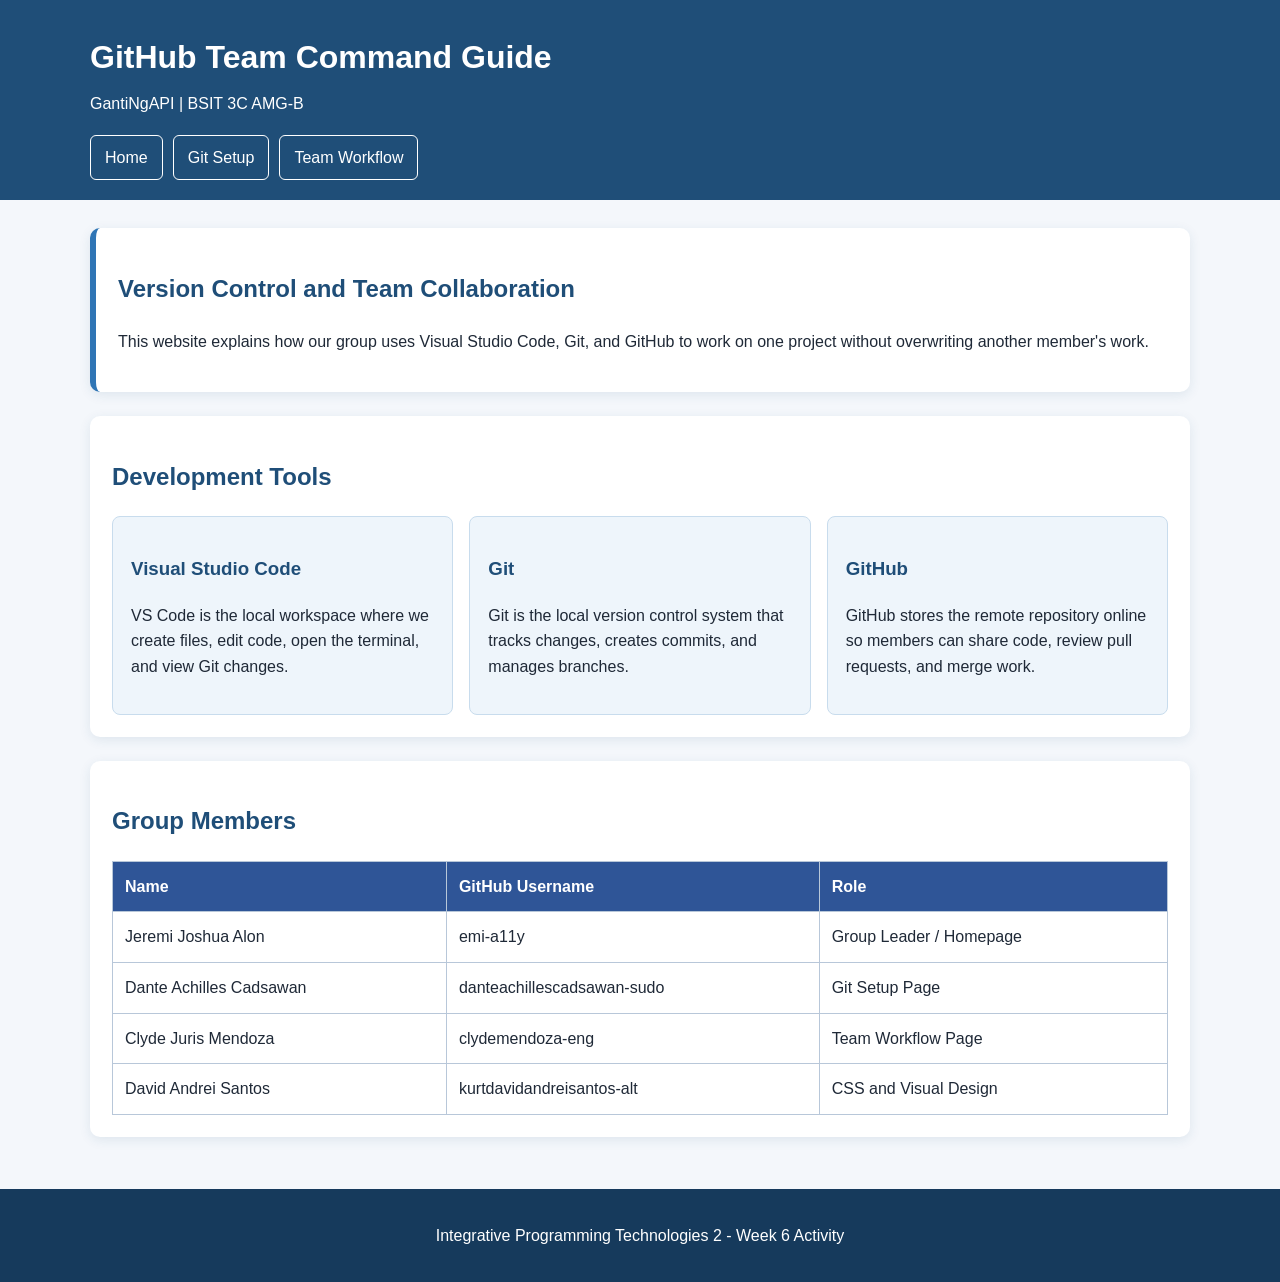
<file: index.html>
<!DOCTYPE html>
<html lang="en">
<head>
<meta charset="UTF-8">
<meta name="viewport" content="width=device-width, initial-scale=1.0">
<title>GitHub Team Command Guide</title>
<link rel="stylesheet" href="css/style.css">
</head>
<body>
<header>
<div class="container">
<h1>GitHub Team Command Guide</h1>
<p>GantiNgAPI | BSIT 3C AMG-B</p>
<nav>
<a href="index.html">Home</a>
<a href="setup.html">Git Setup</a>
<a href="workflow.html">Team Workflow</a>
</nav>
</div>
</header>
<main class="container">
<section class="hero">
<h2>Version Control and Team Collaboration</h2>
<p>This website explains how our group uses Visual Studio Code, Git, and GitHub to work on one project without overwriting another member's work.</p>
</section>
<section>
<h2>Development Tools</h2>
<div class="card-grid">
<article class="card">
<h3>Visual Studio Code</h3>
<p>VS Code is the local workspace where we create files, edit code, open the terminal, and view Git changes.</p>
</article>
<article class="card">
<h3>Git</h3>
<p>Git is the local version control system that tracks changes, creates commits, and manages branches.</p>
</article>
<article class="card">
<h3>GitHub</h3>
<p>GitHub stores the remote repository online so members can share code, review pull requests, and merge work.</p>
</article>
</div>
</section>
<section>
<h2>Group Members</h2>
<div class="table-wrap">
<table>
<thead>
<tr><th>Name</th><th>GitHub Username</th><th>Role</th></tr>
</thead>
<tbody>
<tr><td>Jeremi Joshua Alon</td><td>emi-a11y</td><td>Group Leader / Homepage</td></tr>
<tr><td>Dante Achilles Cadsawan</td><td>danteachillescadsawan-sudo</td><td>Git Setup Page</td></tr>
<tr><td>Clyde Juris Mendoza</td><td>clydemendoza-eng</td><td>Team Workflow Page</td></tr>
<tr><td>David Andrei Santos</td><td>kurtdavidandreisantos-alt</td><td>CSS and Visual Design</td></tr>
</tbody>
</table>
</div>
</section>
</main>
<footer><p>Integrative Programming Technologies 2 - Week 6 Activity</p></footer>
</body>
</html>
</file>
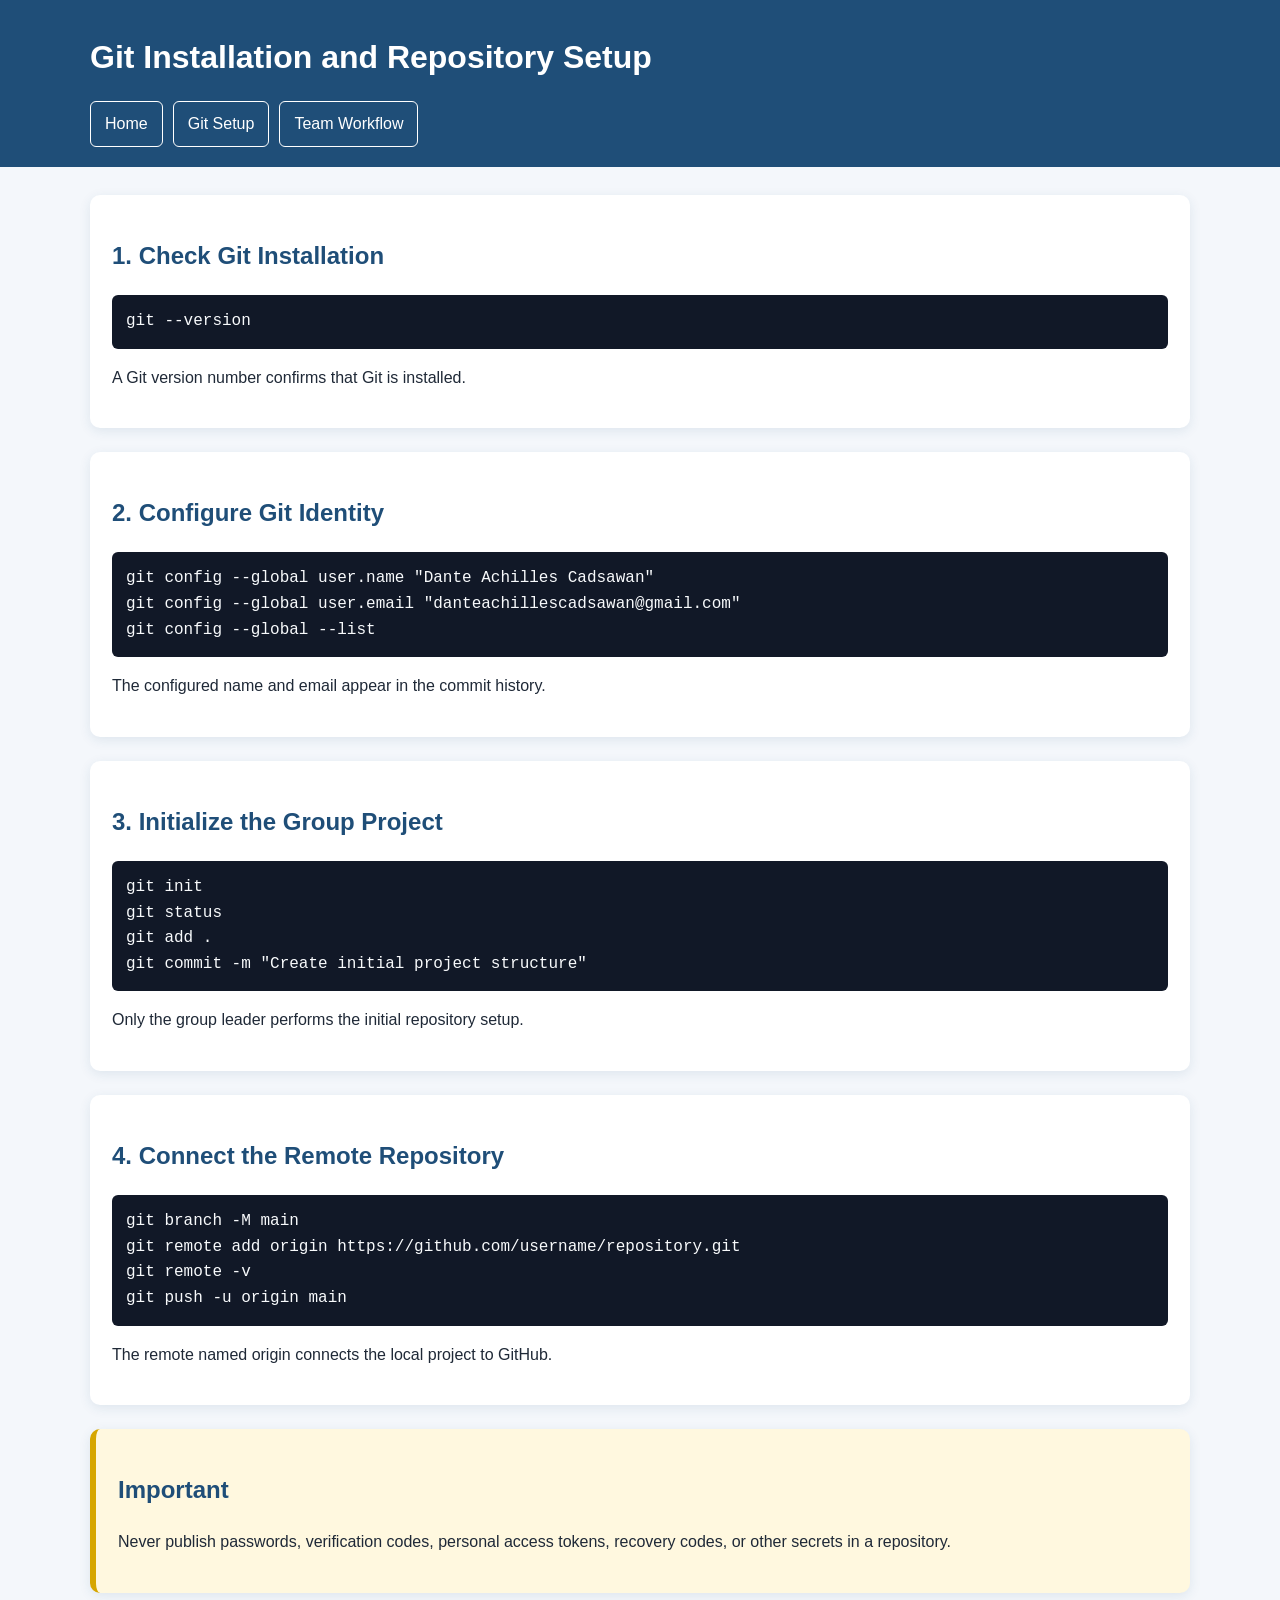
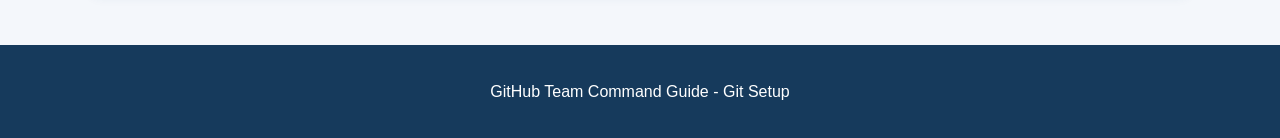
<file: setup.html>
<!DOCTYPE html>
<html lang="en">
<head>
<meta charset="UTF-8">
<meta name="viewport" content="width=device-width, initial-scale=1.0">
<title>Git Setup | GitHub Team Command Guide</title>
<link rel="stylesheet" href="css/style.css">
</head>
<body>
<header>
<div class="container">
<h1>Git Installation and Repository Setup</h1>
<nav>
<a href="index.html">Home</a>
<a href="setup.html">Git Setup</a>
<a href="workflow.html">Team Workflow</a>
</nav>
</div>
</header>

<main class="container">
<section>
<h2>1. Check Git Installation</h2>
<pre><code>git --version</code></pre>
<p>A Git version number confirms that Git is installed.</p>
</section>

<section>
<h2>2. Configure Git Identity</h2>
<pre><code>git config --global user.name "Dante Achilles Cadsawan"
git config --global user.email "danteachillescadsawan@gmail.com"
git config --global --list</code></pre>
<p>The configured name and email appear in the commit history.</p>
</section>

<section>
<h2>3. Initialize the Group Project</h2>
<pre><code>git init
git status
git add .
git commit -m "Create initial project structure"</code></pre>
<p>Only the group leader performs the initial repository setup.</p>
</section>

<section>
<h2>4. Connect the Remote Repository</h2>
<pre><code>git branch -M main
git remote add origin https://github.com/username/repository.git
git remote -v
git push -u origin main</code></pre>
<p>The remote named origin connects the local project to GitHub.</p>
</section>

<section class="note">
<h2>Important</h2>
<p>Never publish passwords, verification codes, personal access tokens, recovery codes, or other secrets in a repository.</p>
</section>
</main>

<footer>
<p>GitHub Team Command Guide - Git Setup</p>
</footer>
</body>
</html>
</file>
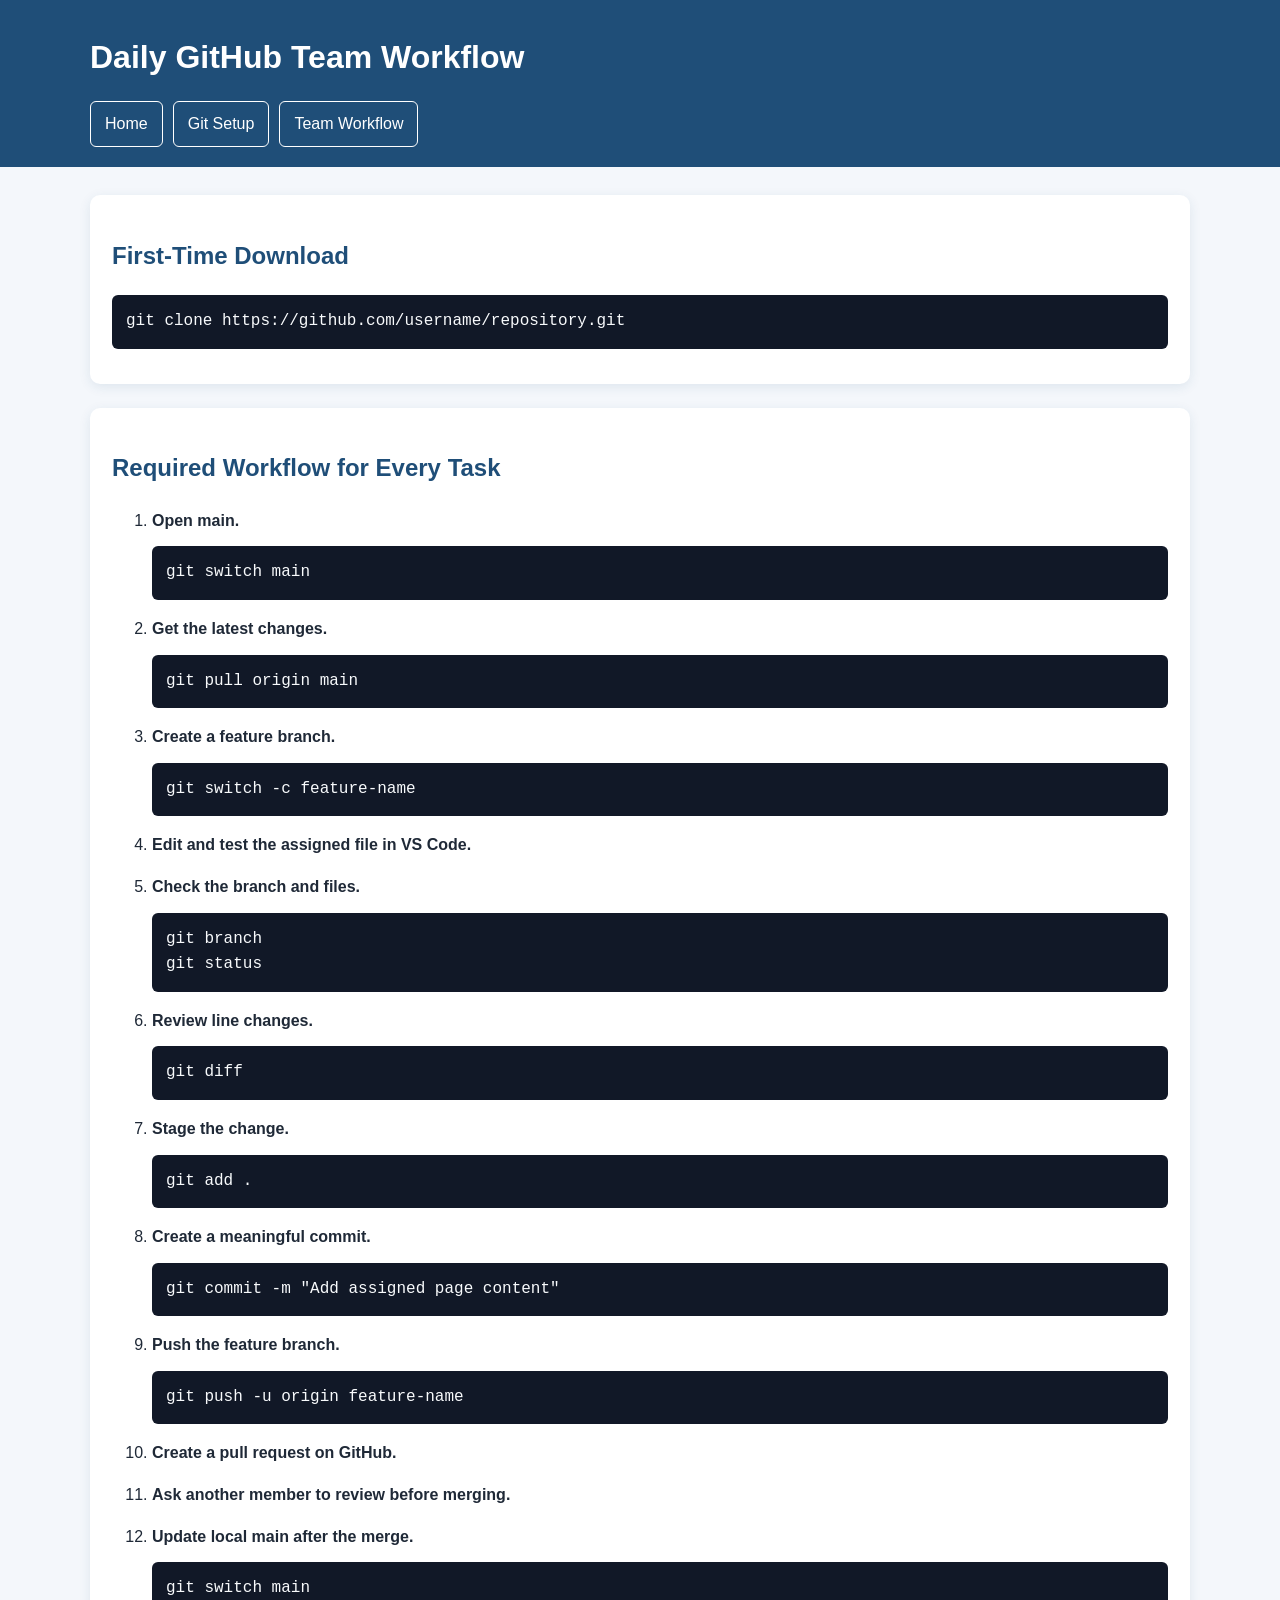
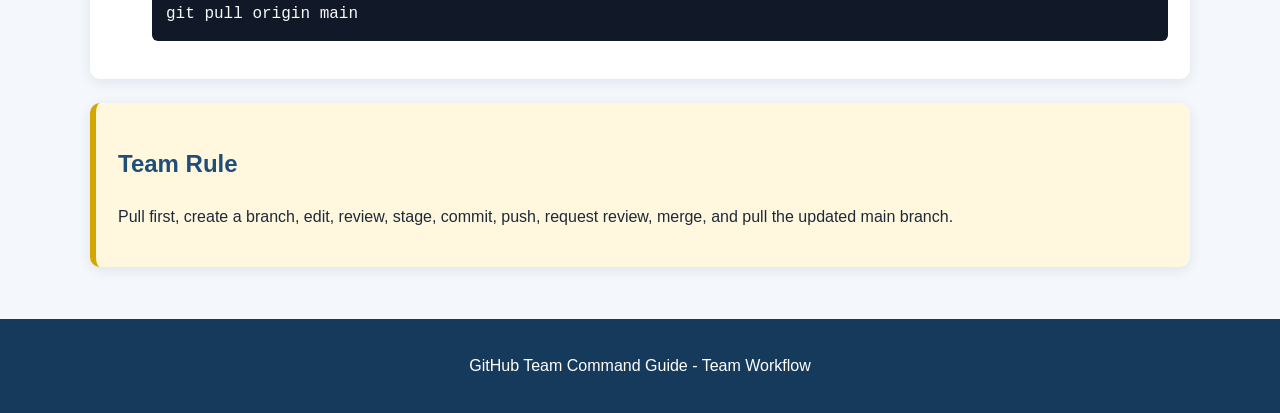
<file: workflow.html>
<!DOCTYPE html>
<html lang="en">
<head>
<meta charset="UTF-8">
<meta name="viewport" content="width=device-width, initial-scale=1.0">
<title>Team Workflow | GitHub Team Command Guide</title>
<link rel="stylesheet" href="css/style.css">
</head>
<body>
<header>
<div class="container">
<h1>Daily GitHub Team Workflow</h1>
<nav>
<a href="index.html">Home</a>
<a href="setup.html">Git Setup</a>
<a href="workflow.html">Team Workflow</a>
</nav>
</div>
</header>

<main class="container">
<section>
<h2>First-Time Download</h2>
<pre><code>git clone https://github.com/username/repository.git</code></pre>
</section>

<section>
<h2>Required Workflow for Every Task</h2>
<ol class="workflow-steps">
<li><strong>Open main.</strong><pre><code>git switch main</code></pre></li>
<li><strong>Get the latest changes.</strong><pre><code>git pull origin main</code></pre></li>
<li><strong>Create a feature branch.</strong><pre><code>git switch -c feature-name</code></pre></li>
<li><strong>Edit and test the assigned file in VS Code.</strong></li>
<li><strong>Check the branch and files.</strong><pre><code>git branch
git status</code></pre></li>
<li><strong>Review line changes.</strong><pre><code>git diff</code></pre></li>
<li><strong>Stage the change.</strong><pre><code>git add .</code></pre></li>
<li><strong>Create a meaningful commit.</strong><pre><code>git commit -m "Add assigned page content"</code></pre></li>
<li><strong>Push the feature branch.</strong><pre><code>git push -u origin feature-name</code></pre></li>
<li><strong>Create a pull request on GitHub.</strong></li>
<li><strong>Ask another member to review before merging.</strong></li>
<li><strong>Update local main after the merge.</strong><pre><code>git switch main
git pull origin main</code></pre></li>
</ol>
</section>

<section class="note">
<h2>Team Rule</h2>
<p>Pull first, create a branch, edit, review, stage, commit, push, request review, merge, and pull the updated main branch.</p>
</section>
</main>

<footer>
<p>GitHub Team Command Guide - Team Workflow</p>
</footer>
</body>
</html>
</file>
<file: css/style.css>
* { box-sizing: border-box; }

body {
  margin: 0;
  font-family: Arial, Helvetica, sans-serif;
  line-height: 1.6;
  color: #1f2937;
  background: #f4f7fb;
}

.container {
  width: min(1100px, 92%);
  margin: 0 auto;
}

header {
  padding: 32px 0 20px;
  color: #ffffff;
  background: #1f4e78;
}

header h1, header p { margin: 0 0 8px; }

nav {
  display: flex;
  flex-wrap: wrap;
  gap: 10px;
  margin-top: 18px;
}

nav a {
  padding: 9px 14px;
  color: #ffffff;
  text-decoration: none;
  border: 1px solid #ffffff;
  border-radius: 6px;
}

nav a:hover {
  color: #1f4e78;
  background: #ffffff;
}

main { padding: 28px 0; }

section {
  margin-bottom: 24px;
  padding: 22px;
  background: #ffffff;
  border-radius: 10px;
  box-shadow: 0 3px 12px rgba(31, 78, 120, 0.10);
}

h2, h3 { color: #1f4e78; }

.hero { border-left: 6px solid #2f75b5; }

.card-grid {
  display: grid;
  grid-template-columns: repeat(3, 1fr);
  gap: 16px;
}

.card {
  padding: 18px;
  background: #eef5fb;
  border: 1px solid #c8dced;
  border-radius: 8px;
}

.table-wrap { overflow-x: auto; }

table {
  width: 100%;
  border-collapse: collapse;
}

th, td {
  padding: 12px;
  text-align: left;
  border: 1px solid #b8c7d9;
}

th {
  color: #ffffff;
  background: #2f5597;
}

pre {
  padding: 14px;
  overflow-x: auto;
  color: #f8fafc;
  background: #111827;
  border-radius: 6px;
}

code { font-family: Consolas, "Courier New", monospace; }

.workflow-steps li { margin-bottom: 16px; }

.note {
  background: #fff8df;
  border-left: 6px solid #d6a600;
}

footer {
  padding: 18px;
  color: #ffffff;
  text-align: center;
  background: #163a5c;
}

@media (max-width: 750px) {
  .card-grid { grid-template-columns: 1fr; }
  nav { flex-direction: column; }
  nav a { text-align: center; }
}
</file>
